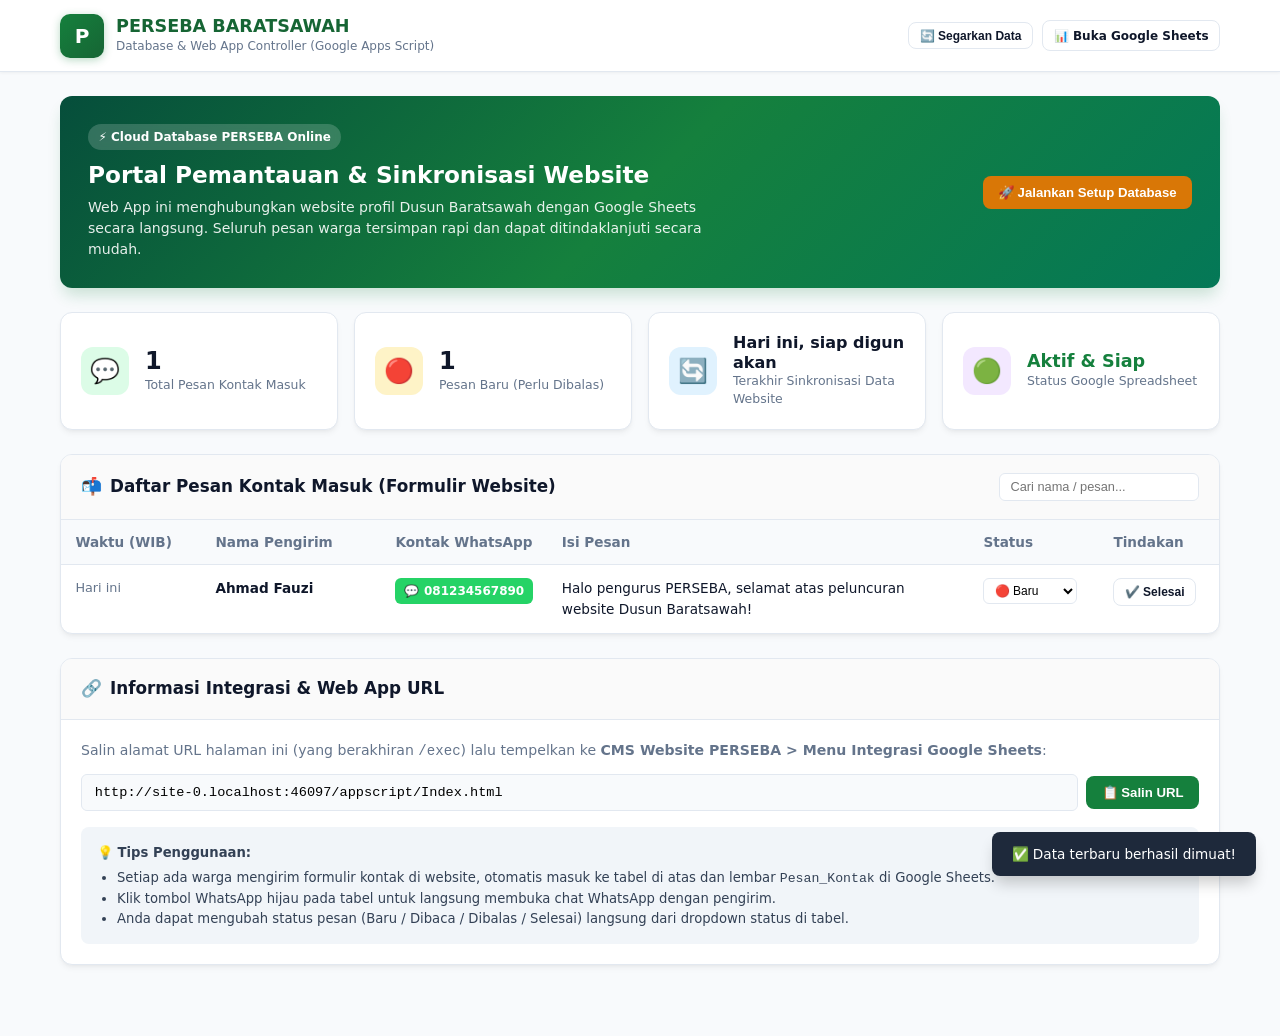
<file: appscript/Index.html>
<!DOCTYPE html>
<html lang="id">
<head>
  <meta charset="UTF-8">
  <meta name="viewport" content="width=device-width, initial-scale=1.0">
  <title>Portal Database & Monitoring PERSEBA Baratsawah</title>
  <style>
    :root {
      --primary: #15803d;
      --primary-dark: #166534;
      --primary-light: #dcfce7;
      --accent: #d97706;
      --accent-light: #fef3c7;
      --bg: #f8fafc;
      --card-bg: #ffffff;
      --text: #0f172a;
      --text-muted: #64748b;
      --border: #e2e8f0;
      --radius: 12px;
      --shadow: 0 4px 6px -1px rgba(0, 0, 0, 0.05), 0 2px 4px -2px rgba(0, 0, 0, 0.05);
      --font: system-ui, -apple-system, BlinkMacSystemFont, 'Segoe UI', Roboto, Helvetica, Arial, sans-serif;
    }

    * {
      box-sizing: border-box;
      margin: 0;
      padding: 0;
    }

    body {
      font-family: var(--font);
      background-color: var(--bg);
      color: var(--text);
      line-height: 1.5;
      padding-bottom: 3rem;
    }

    /* TOP NAVBAR */
    .navbar {
      background: #ffffff;
      border-bottom: 1px solid var(--border);
      position: sticky;
      top: 0;
      z-index: 50;
      box-shadow: 0 1px 3px rgba(0, 0, 0, 0.05);
    }
    .nav-container {
      max-width: 1200px;
      margin: 0 auto;
      padding: 0.85rem 1.25rem;
      display: flex;
      align-items: center;
      justify-content: space-between;
      flex-wrap: wrap;
      gap: 1rem;
    }
    .brand-group {
      display: flex;
      align-items: center;
      gap: 0.75rem;
    }
    .brand-logo {
      width: 44px;
      height: 44px;
      background: linear-gradient(135deg, var(--primary), #166534);
      color: #fff;
      border-radius: 10px;
      display: flex;
      align-items: center;
      justify-content: center;
      font-weight: 800;
      font-size: 1.25rem;
      box-shadow: 0 2px 8px rgba(21, 128, 61, 0.3);
    }
    .brand-text h1 {
      font-size: 1.1rem;
      font-weight: 800;
      color: var(--primary-dark);
      line-height: 1.2;
    }
    .brand-text p {
      font-size: 0.75rem;
      color: var(--text-muted);
    }
    .nav-actions {
      display: flex;
      align-items: center;
      gap: 0.6rem;
    }

    /* BUTTONS */
    .btn {
      display: inline-flex;
      align-items: center;
      gap: 0.4rem;
      padding: 0.5rem 0.9rem;
      font-size: 0.825rem;
      font-weight: 600;
      border-radius: 8px;
      cursor: pointer;
      text-decoration: none;
      transition: all 0.15s ease;
      border: 1px solid transparent;
    }
    .btn-primary {
      background: var(--primary);
      color: #ffffff;
    }
    .btn-primary:hover {
      background: var(--primary-dark);
    }
    .btn-outline {
      background: #ffffff;
      border-color: var(--border);
      color: var(--text);
    }
    .btn-outline:hover {
      background: #f1f5f9;
      border-color: #cbd5e1;
    }
    .btn-accent {
      background: var(--accent);
      color: #ffffff;
    }
    .btn-accent:hover {
      background: #b45309;
    }
    .btn-sm {
      padding: 0.35rem 0.65rem;
      font-size: 0.75rem;
    }

    /* CONTAINER */
    .container {
      max-width: 1200px;
      margin: 1.5rem auto 0;
      padding: 0 1.25rem;
    }

    /* BANNER */
    .hero-banner {
      background: linear-gradient(135deg, #064e3b 0%, #15803d 50%, #047857 100%);
      color: #ffffff;
      border-radius: var(--radius);
      padding: 1.75rem;
      margin-bottom: 1.5rem;
      box-shadow: 0 10px 15px -3px rgba(21, 128, 61, 0.2);
      display: flex;
      justify-content: space-between;
      align-items: center;
      flex-wrap: wrap;
      gap: 1rem;
    }
    .hero-badge {
      display: inline-flex;
      align-items: center;
      gap: 0.4rem;
      background: rgba(255, 255, 255, 0.18);
      padding: 0.25rem 0.65rem;
      border-radius: 9999px;
      font-size: 0.75rem;
      font-weight: 600;
      margin-bottom: 0.5rem;
      backdrop-filter: blur(4px);
    }
    .hero-title {
      font-size: 1.45rem;
      font-weight: 800;
      margin-bottom: 0.25rem;
    }
    .hero-desc {
      font-size: 0.88rem;
      opacity: 0.9;
      max-width: 650px;
    }

    /* KPI STATS GRID */
    .stats-grid {
      display: grid;
      grid-template-columns: repeat(auto-fit, minmax(240px, 1fr));
      gap: 1rem;
      margin-bottom: 1.5rem;
    }
    .stat-card {
      background: var(--card-bg);
      border: 1px solid var(--border);
      border-radius: var(--radius);
      padding: 1.25rem;
      box-shadow: var(--shadow);
      display: flex;
      align-items: center;
      gap: 1rem;
    }
    .stat-icon {
      width: 48px;
      height: 48px;
      border-radius: 12px;
      display: flex;
      align-items: center;
      justify-content: center;
      font-size: 1.5rem;
      flex-shrink: 0;
    }
    .stat-icon.green {
      background: var(--primary-light);
      color: var(--primary);
    }
    .stat-icon.amber {
      background: var(--accent-light);
      color: var(--accent);
    }
    .stat-icon.blue {
      background: #e0f2fe;
      color: #0284c7;
    }
    .stat-icon.purple {
      background: #f3e8ff;
      color: #7e22ce;
    }
    .stat-val {
      font-size: 1.5rem;
      font-weight: 800;
      color: var(--text);
      line-height: 1.2;
    }
    .stat-label {
      font-size: 0.78rem;
      color: var(--text-muted);
      font-weight: 500;
    }

    /* SECTION CARD */
    .section-card {
      background: var(--card-bg);
      border: 1px solid var(--border);
      border-radius: var(--radius);
      box-shadow: var(--shadow);
      margin-bottom: 1.5rem;
      overflow: hidden;
    }
    .section-header {
      padding: 1.1rem 1.25rem;
      border-bottom: 1px solid var(--border);
      display: flex;
      align-items: center;
      justify-content: space-between;
      flex-wrap: wrap;
      gap: 0.75rem;
      background: #fafafa;
    }
    .section-title {
      font-size: 1.05rem;
      font-weight: 700;
      display: flex;
      align-items: center;
      gap: 0.5rem;
    }
    .section-body {
      padding: 1.25rem;
    }

    /* TABLE */
    .table-container {
      overflow-x: auto;
    }
    table {
      width: 100%;
      border-collapse: collapse;
      text-align: left;
      font-size: 0.85rem;
    }
    th {
      background: #f8fafc;
      padding: 0.75rem 0.9rem;
      font-weight: 600;
      color: var(--text-muted);
      border-bottom: 1px solid var(--border);
      white-space: nowrap;
    }
    td {
      padding: 0.85rem 0.9rem;
      border-bottom: 1px solid var(--border);
      vertical-align: top;
    }
    tr:last-child td {
      border-bottom: none;
    }
    tr:hover td {
      background-color: #f8fafc;
    }

    /* STATUS BADGES */
    .badge-status {
      display: inline-block;
      padding: 0.2rem 0.55rem;
      border-radius: 9999px;
      font-size: 0.725rem;
      font-weight: 700;
      text-transform: uppercase;
      letter-spacing: 0.025em;
    }
    .status-baru {
      background: #fee2e2;
      color: #dc2626;
    }
    .status-dibaca {
      background: #fef3c7;
      color: #b45309;
    }
    .status-dibalas {
      background: #e0f2fe;
      color: #0369a1;
    }
    .status-selesai {
      background: #dcfce7;
      color: #15803d;
    }

    /* WA BUTTON */
    .btn-wa {
      display: inline-flex;
      align-items: center;
      gap: 0.3rem;
      background: #25d366;
      color: #ffffff;
      padding: 0.25rem 0.55rem;
      border-radius: 6px;
      font-size: 0.75rem;
      font-weight: 600;
      text-decoration: none;
    }
    .btn-wa:hover {
      background: #1eb855;
    }

    /* CODE BOX */
    .code-box {
      background: #0f172a;
      color: #f8fafc;
      padding: 1rem;
      border-radius: 8px;
      font-family: monospace;
      font-size: 0.8rem;
      word-break: break-all;
      position: relative;
    }

    /* EMPTY STATE */
    .empty-state {
      text-align: center;
      padding: 3rem 1rem;
      color: var(--text-muted);
    }
    .empty-icon {
      font-size: 2.5rem;
      margin-bottom: 0.5rem;
    }

    /* TOAST */
    #toastMessage {
      position: fixed;
      bottom: 1.5rem;
      right: 1.5rem;
      background: #1e293b;
      color: #ffffff;
      padding: 0.75rem 1.25rem;
      border-radius: 8px;
      font-size: 0.85rem;
      font-weight: 500;
      box-shadow: 0 10px 15px -3px rgba(0, 0, 0, 0.2);
      transform: translateY(100px);
      opacity: 0;
      transition: all 0.25s ease;
      z-index: 100;
    }
    #toastMessage.show {
      transform: translateY(0);
      opacity: 1;
    }

    .status-select {
      font-size: 0.75rem;
      padding: 0.25rem 0.4rem;
      border-radius: 6px;
      border: 1px solid var(--border);
      background: #ffffff;
      cursor: pointer;
    }

    .loader {
      display: inline-block;
      width: 14px;
      height: 14px;
      border: 2px solid rgba(255, 255, 255, 0.3);
      border-radius: 50%;
      border-top-color: #fff;
      animation: spin 0.8s linear infinite;
    }
    @keyframes spin {
      to { transform: rotate(360deg); }
    }
  </style>
</head>
<body>

  <!-- TOP NAVBAR -->
  <header class="navbar">
    <div class="nav-container">
      <div class="brand-group">
        <div class="brand-logo">P</div>
        <div class="brand-text">
          <h1>PERSEBA BARATSAWAH</h1>
          <p>Database & Web App Controller (Google Apps Script)</p>
        </div>
      </div>
      <div class="nav-actions">
        <button class="btn btn-outline btn-sm" onclick="muatDataDashboard()" id="btnRefresh">
          🔄 Segarkan Data
        </button>
        <a href="#" id="linkSpreadsheet" target="_blank" rel="noopener" class="btn btn-outline btn-sm">
          📊 Buka Google Sheets
        </a>
      </div>
    </div>
  </header>

  <main class="container">

    <!-- HERO BANNER -->
    <div class="hero-banner">
      <div>
        <div class="hero-badge">⚡ Cloud Database PERSEBA Online</div>
        <h2 class="hero-title">Portal Pemantauan & Sinkronisasi Website</h2>
        <p class="hero-desc">
          Web App ini menghubungkan website profil Dusun Baratsawah dengan Google Sheets secara langsung. Seluruh pesan warga tersimpan rapi dan dapat ditindaklanjuti secara mudah.
        </p>
      </div>
      <div>
        <button class="btn btn-accent" onclick="inisialisasiDatabaseUlang()">
          🚀 Jalankan Setup Database
        </button>
      </div>
    </div>

    <!-- STATS GRID -->
    <div class="stats-grid">
      <div class="stat-card">
        <div class="stat-icon green">💬</div>
        <div>
          <div class="stat-val" id="statTotalPesan">0</div>
          <div class="stat-label">Total Pesan Kontak Masuk</div>
        </div>
      </div>
      <div class="stat-card">
        <div class="stat-icon amber">🔴</div>
        <div>
          <div class="stat-val" id="statPesanBaru">0</div>
          <div class="stat-label">Pesan Baru (Perlu Dibalas)</div>
        </div>
      </div>
      <div class="stat-card">
        <div class="stat-icon blue">🔄</div>
        <div>
          <div class="stat-val" style="font-size: 1rem; word-break: break-all;" id="statLastSync">Memeriksa...</div>
          <div class="stat-label">Terakhir Sinkronisasi Data Website</div>
        </div>
      </div>
      <div class="stat-card">
        <div class="stat-icon purple">🟢</div>
        <div>
          <div class="stat-val" style="font-size: 1.1rem; color: #15803d;">Aktif & Siap</div>
          <div class="stat-label">Status Google Spreadsheet</div>
        </div>
      </div>
    </div>

    <!-- SECTION: PESAN KONTAK MASUK -->
    <div class="section-card">
      <div class="section-header">
        <div class="section-title">
          <span>📬</span>
          <span>Daftar Pesan Kontak Masuk (Formulir Website)</span>
        </div>
        <div>
          <input 
            type="text" 
            id="filterSearch" 
            placeholder="Cari nama / pesan..." 
            oninput="filterPesanTabel()"
            style="padding: 0.35rem 0.65rem; border: 1px solid var(--border); border-radius: 6px; font-size: 0.8rem; width: 200px;"
          />
        </div>
      </div>
      <div class="section-body" style="padding: 0;">
        <div class="table-container">
          <table>
            <thead>
              <tr>
                <th style="width: 140px;">Waktu (WIB)</th>
                <th style="width: 180px;">Nama Pengirim</th>
                <th style="width: 150px;">Kontak WhatsApp</th>
                <th>Isi Pesan</th>
                <th style="width: 130px;">Status</th>
                <th style="width: 120px;">Tindakan</th>
              </tr>
            </thead>
            <tbody id="pesanTableBody">
              <tr>
                <td colspan="6" class="empty-state">
                  <div class="loader" style="width: 24px; height: 24px; border-color: #15803d; border-top-color: transparent;"></div>
                  <p style="margin-top: 0.5rem;">Memuat data dari Google Sheets...</p>
                </td>
              </tr>
            </tbody>
          </table>
        </div>
      </div>
    </div>

    <!-- SECTION: URL WEB APP & PETUNJUK -->
    <div class="section-card">
      <div class="section-header">
        <div class="section-title">
          <span>🔗</span>
          <span>Informasi Integrasi & Web App URL</span>
        </div>
      </div>
      <div class="section-body">
        <p style="font-size: 0.88rem; color: var(--text-muted); margin-bottom: 0.75rem;">
          Salin alamat URL halaman ini (yang berakhiran <code>/exec</code>) lalu tempelkan ke <strong>CMS Website PERSEBA &gt; Menu Integrasi Google Sheets</strong>:
        </p>
        <div style="display: flex; gap: 0.5rem; align-items: center; margin-bottom: 1rem;">
          <input 
            type="text" 
            id="currentUrlDisplay" 
            readonly 
            style="flex: 1; padding: 0.6rem 0.8rem; font-family: monospace; font-size: 0.85rem; border: 1px solid var(--border); border-radius: 6px; background: #f8fafc;"
          />
          <button class="btn btn-primary" onclick="salinCurrentUrl()">
            📋 Salin URL
          </button>
        </div>

        <div style="background: #f1f5f9; padding: 1rem; border-radius: 8px; font-size: 0.825rem; color: #334155;">
          <strong>💡 Tips Penggunaan:</strong>
          <ul style="margin-left: 1.25rem; margin-top: 0.35rem;">
            <li>Setiap ada warga mengirim formulir kontak di website, otomatis masuk ke tabel di atas dan lembar <code>Pesan_Kontak</code> di Google Sheets.</li>
            <li>Klik tombol WhatsApp hijau pada tabel untuk langsung membuka chat WhatsApp dengan pengirim.</li>
            <li>Anda dapat mengubah status pesan (Baru / Dibaca / Dibalas / Selesai) langsung dari dropdown status di tabel.</li>
          </ul>
        </div>
      </div>
    </div>

  </main>

  <!-- TOAST NOTIFICATION -->
  <div id="toastMessage">Pesan pemberitahuan</div>

  <script>
    var GLOBAL_PESAN = [];

    // Deteksi URL saat ini
    window.addEventListener("DOMContentLoaded", function() {
      var url = window.location.href;
      var input = document.getElementById("currentUrlDisplay");
      if (input) input.value = url;
      muatDataDashboard();
    });

    function tampilkanToast(pesan) {
      var toast = document.getElementById("toastMessage");
      if (!toast) return;
      toast.textContent = pesan;
      toast.classList.add("show");
      setTimeout(function() {
        toast.classList.remove("show");
      }, 3500);
    }

    function salinCurrentUrl() {
      var input = document.getElementById("currentUrlDisplay");
      if (!input) return;
      input.select();
      navigator.clipboard.writeText(input.value).then(function() {
        tampilkanToast("📋 Web App URL berhasil disalin!");
      }).catch(function() {
        tampilkanToast("Silakan tandai dan salin teks URL secara manual.");
      });
    }

    // Mengambil data dari Apps Script via google.script.run
    function muatDataDashboard() {
      var btn = document.getElementById("btnRefresh");
      if (btn) btn.innerHTML = "⏳ Memuat...";

      if (typeof google !== "undefined" && google.script && google.script.run) {
        google.script.run
          .withSuccessHandler(onSuccessLoad)
          .withFailureHandler(onFailureLoad)
          .getWebAppData();
      } else {
        // Mode preview standalone (saat dibuka di luar konteks Google Apps Script)
        setTimeout(function() {
          var mockData = {
            spreadsheetName: "Database PERSEBA Dusun Baratsawah",
            spreadsheetUrl: "https://sheets.google.com",
            totalPesan: 1,
            pesanBaru: 1,
            lastSync: "Hari ini, siap digunakan",
            pesanList: [
              {
                row: 2,
                waktu: "Hari ini",
                nama: "Ahmad Fauzi",
                telp: "081234567890",
                pesan: "Halo pengurus PERSEBA, selamat atas peluncuran website Dusun Baratsawah!",
                status: "Baru",
                catatan: ""
              }
            ]
          };
          onSuccessLoad(mockData);
        }, 600);
      }
    }

    function onSuccessLoad(res) {
      var btn = document.getElementById("btnRefresh");
      if (btn) btn.innerHTML = "🔄 Segarkan Data";

      document.getElementById("statTotalPesan").textContent = res.totalPesan || 0;
      document.getElementById("statPesanBaru").textContent = res.pesanBaru || 0;
      document.getElementById("statLastSync").textContent = res.lastSync || "Belum ada";

      if (res.spreadsheetUrl) {
        var link = document.getElementById("linkSpreadsheet");
        if (link) link.href = res.spreadsheetUrl;
      }

      GLOBAL_PESAN = res.pesanList || [];
      renderTabelPesan(GLOBAL_PESAN);
      tampilkanToast("✅ Data terbaru berhasil dimuat!");
    }

    function onFailureLoad(err) {
      var btn = document.getElementById("btnRefresh");
      if (btn) btn.innerHTML = "🔄 Segarkan Data";
      tampilkanToast("⚠️ Gagal mengambil data: " + err.toString());
    }

    function renderTabelPesan(list) {
      var tbody = document.getElementById("pesanTableBody");
      if (!tbody) return;

      if (!list || list.length === 0) {
        tbody.innerHTML = `
          <tr>
            <td colspan="6" class="empty-state">
              <div class="empty-icon">📭</div>
              <p>Belum ada pesan kontak masuk.</p>
              <p style="font-size: 0.78rem;">Pesan dari formulir website akan tampil otomatis di sini.</p>
            </td>
          </tr>
        `;
        return;
      }

      var html = "";
      list.forEach(function(item) {
        var cleanTelp = (item.telp || "").toString().replace(/[^0-9]/g, "");
        if (cleanTelp.startsWith("0")) {
          cleanTelp = "62" + cleanTelp.slice(1);
        }

        var statusClass = "status-baru";
        var st = (item.status || "Baru").toLowerCase();
        if (st === "dibaca") statusClass = "status-dibaca";
        else if (st === "dibalas") statusClass = "status-dibalas";
        else if (st === "selesai") statusClass = "status-selesai";

        var waButton = cleanTelp ? `
          <a href="https://wa.me/${cleanTelp}?text=Halo%20${encodeURIComponent(item.nama)},%20kami%20dari%20Pengurus%20PERSEBA%20Baratsawah" target="_blank" rel="noopener" class="btn-wa">
            <span>💬</span> ${item.telp}
          </a>
        ` : item.telp;

        html += `
          <tr>
            <td style="font-size: 0.8rem; color: var(--text-muted); white-space: nowrap;">${item.waktu}</td>
            <td style="font-weight: 700; color: var(--text);">${escapeHtml(item.nama)}</td>
            <td>${waButton}</td>
            <td style="max-width: 380px; word-break: break-word;">${escapeHtml(item.pesan)}</td>
            <td>
              <select class="status-select" onchange="ubahStatusBaris(${item.row}, this.value)">
                <option value="Baru" ${item.status === "Baru" ? "selected" : ""}>🔴 Baru</option>
                <option value="Dibaca" ${item.status === "Dibaca" ? "selected" : ""}>🟡 Dibaca</option>
                <option value="Dibalas" ${item.status === "Dibalas" ? "selected" : ""}>🔵 Dibalas</option>
                <option value="Selesai" ${item.status === "Selesai" ? "selected" : ""}>🟢 Selesai</option>
              </select>
            </td>
            <td>
              <button class="btn btn-outline btn-sm" onclick="ubahStatusBaris(${item.row}, 'Selesai')">
                ✔️ Selesai
              </button>
            </td>
          </tr>
        `;
      });

      tbody.innerHTML = html;
    }

    function filterPesanTabel() {
      var query = document.getElementById("filterSearch").value.toLowerCase();
      var filtered = GLOBAL_PESAN.filter(function(item) {
        return (item.nama && item.nama.toLowerCase().includes(query)) ||
               (item.pesan && item.pesan.toLowerCase().includes(query)) ||
               (item.telp && item.telp.includes(query));
      });
      renderTabelPesan(filtered);
    }

    function ubahStatusBaris(row, newStatus) {
      tampilkanToast("Menyimpan status baris " + row + "...");
      if (typeof google !== "undefined" && google.script && google.script.run) {
        google.script.run
          .withSuccessHandler(function(res) {
            tampilkanToast("✅ " + res.message);
            muatDataDashboard();
          })
          .withFailureHandler(function(err) {
            tampilkanToast("⚠️ Gagal: " + err.toString());
          })
          .updateStatusPesanDariWeb(row, newStatus);
      } else {
        tampilkanToast("✅ Status diubah menjadi " + newStatus);
      }
    }

    function inisialisasiDatabaseUlang() {
      if (!confirm("Jalankan inisialisasi / perbaikan struktur sheet di Google Spreadsheet?")) return;
      tampilkanToast("🚀 Menginisialisasi spreadsheet...");
      if (typeof google !== "undefined" && google.script && google.script.run) {
        google.script.run
          .withSuccessHandler(function(res) {
            alert(res.message);
            muatDataDashboard();
          })
          .withFailureHandler(function(err) {
            alert("Terjadi kendala: " + err.toString());
          })
          .panggilSetupDariWeb();
      } else {
        alert("Fungsi ini berjalan saat Web App dibuka di Google Apps Script.");
      }
    }

    function escapeHtml(text) {
      if (!text) return "";
      return text.toString()
        .replace(/&/g, "&amp;")
        .replace(/</g, "&lt;")
        .replace(/>/g, "&gt;")
        .replace(/"/g, "&quot;")
        .replace(/'/g, "&#039;");
    }
  </script>
</body>
</html>
</file>
